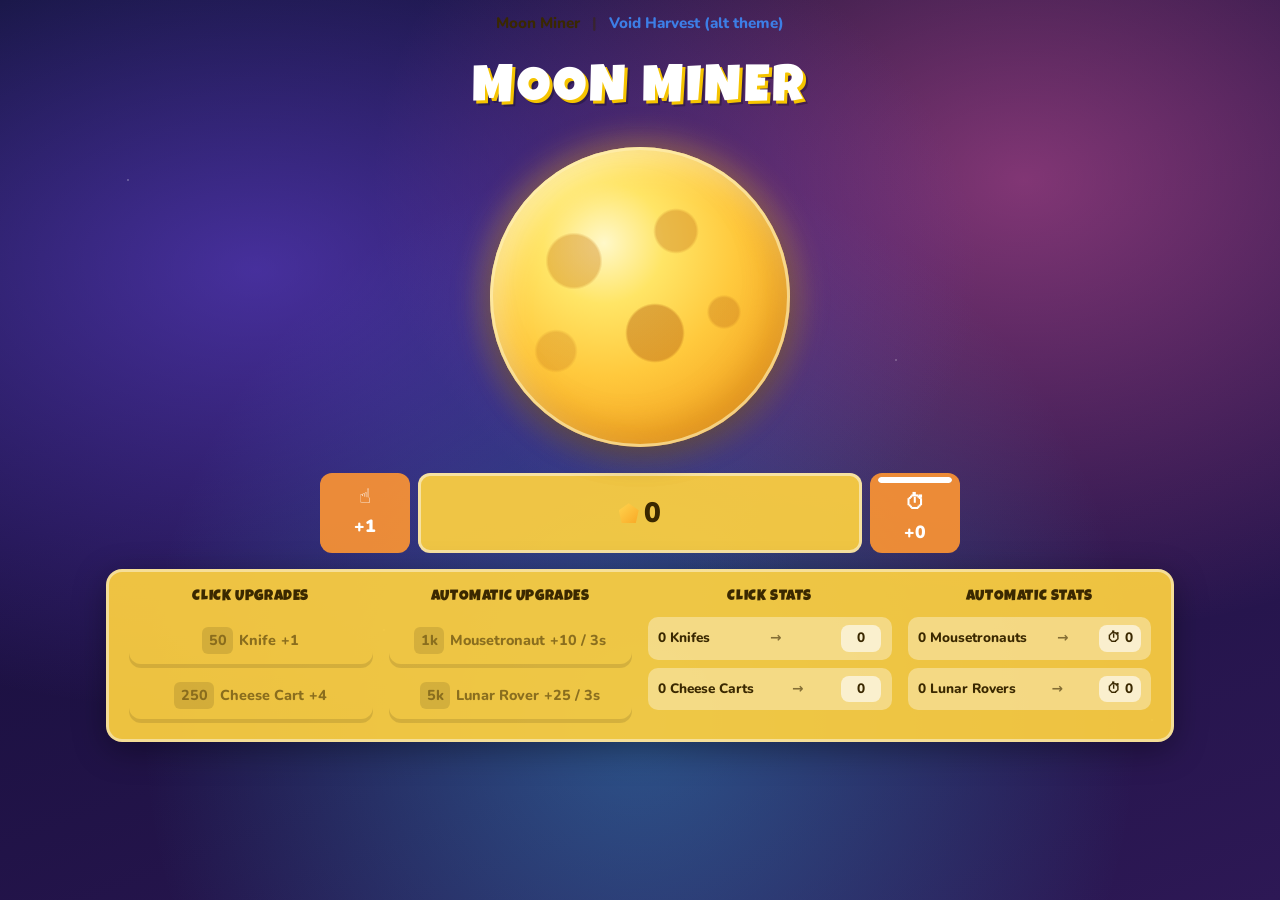
<file: index.html>
﻿<!DOCTYPE html>
<html lang="en">
  <head>
    <meta charset="UTF-8" />
    <meta name="viewport" content="width=device-width, initial-scale=1.0" />
    <title>Moon Miner</title>
    <link
      href="https://cdn.jsdelivr.net/npm/bootstrap@5.3.3/dist/css/bootstrap.min.css"
      rel="stylesheet"
      integrity="sha384-QWTKZyjpPEjISv5WaRU9OFeRpok6YctnYmDr5pNlyT2bRjXh0JMhjY6hW+ALEwIH"
      crossorigin="anonymous"
    />
    <link rel="preconnect" href="https://fonts.googleapis.com" />
    <link rel="preconnect" href="https://fonts.gstatic.com" crossorigin />
    <link
      href="https://fonts.googleapis.com/css2?family=Luckiest+Guy&family=Nunito:wght@700;800;900&display=swap"
      rel="stylesheet"
    />
    <link rel="stylesheet" href="style.css" />
  </head>
  <body>
    <nav class="variant-nav" aria-label="Game variants">
      <span class="nav-current">Moon Miner</span>
      <span class="nav-sep" aria-hidden="true">|</span>
      <a href="void-harvest.html" class="nav-link-variant">Void Harvest (alt theme)</a>
    </nav>

    <main class="game">
      <h1 class="game-title">MOON MINER</h1>

      <section class="play-area">
        <div id="float-container" aria-hidden="true"></div>
        <div class="moon-glow moon-glow--cheese" aria-hidden="true"></div>
        <button
          type="button"
          id="moon"
          class="moon-cheese"
          aria-label="Click the moon to mine cheese"
        ></button>
      </section>

      <section class="hud" aria-label="Game status">
        <div class="hud-card hud-click">
          <span class="hud-icon" aria-hidden="true">&#9757;</span>
          <span id="click-rate" class="hud-value">+1</span>
        </div>

        <div class="hud-card hud-balance">
          <span class="cheese-icon" aria-hidden="true"></span>
          <span id="cheese-display" class="hud-balance-value">0</span>
        </div>

        <div class="hud-card hud-auto">
          <div class="auto-progress-wrap">
            <div id="auto-progress" class="auto-progress-bar"></div>
          </div>
          <span class="hud-icon" aria-hidden="true">&#9201;</span>
          <span id="auto-rate" class="hud-value">+0</span>
        </div>
      </section>

      <section class="upgrade-panel container-fluid">
        <div class="row g-3">
          <div class="col-12 col-md-6 col-lg-3">
            <h2 class="panel-heading">CLICK UPGRADES</h2>
            <div id="click-upgrade-buttons" class="upgrade-buttons"></div>
          </div>
          <div class="col-12 col-md-6 col-lg-3">
            <h2 class="panel-heading">AUTOMATIC UPGRADES</h2>
            <div id="auto-upgrade-buttons" class="upgrade-buttons"></div>
          </div>
          <div class="col-12 col-md-6 col-lg-3">
            <h2 class="panel-heading">CLICK STATS</h2>
            <div id="click-stats" class="stats-list"></div>
          </div>
          <div class="col-12 col-md-6 col-lg-3">
            <h2 class="panel-heading">AUTOMATIC STATS</h2>
            <div id="auto-stats" class="stats-list"></div>
          </div>
        </div>
      </section>
    </main>

    <script src="app.js"></script>
  </body>
</html>
</file>
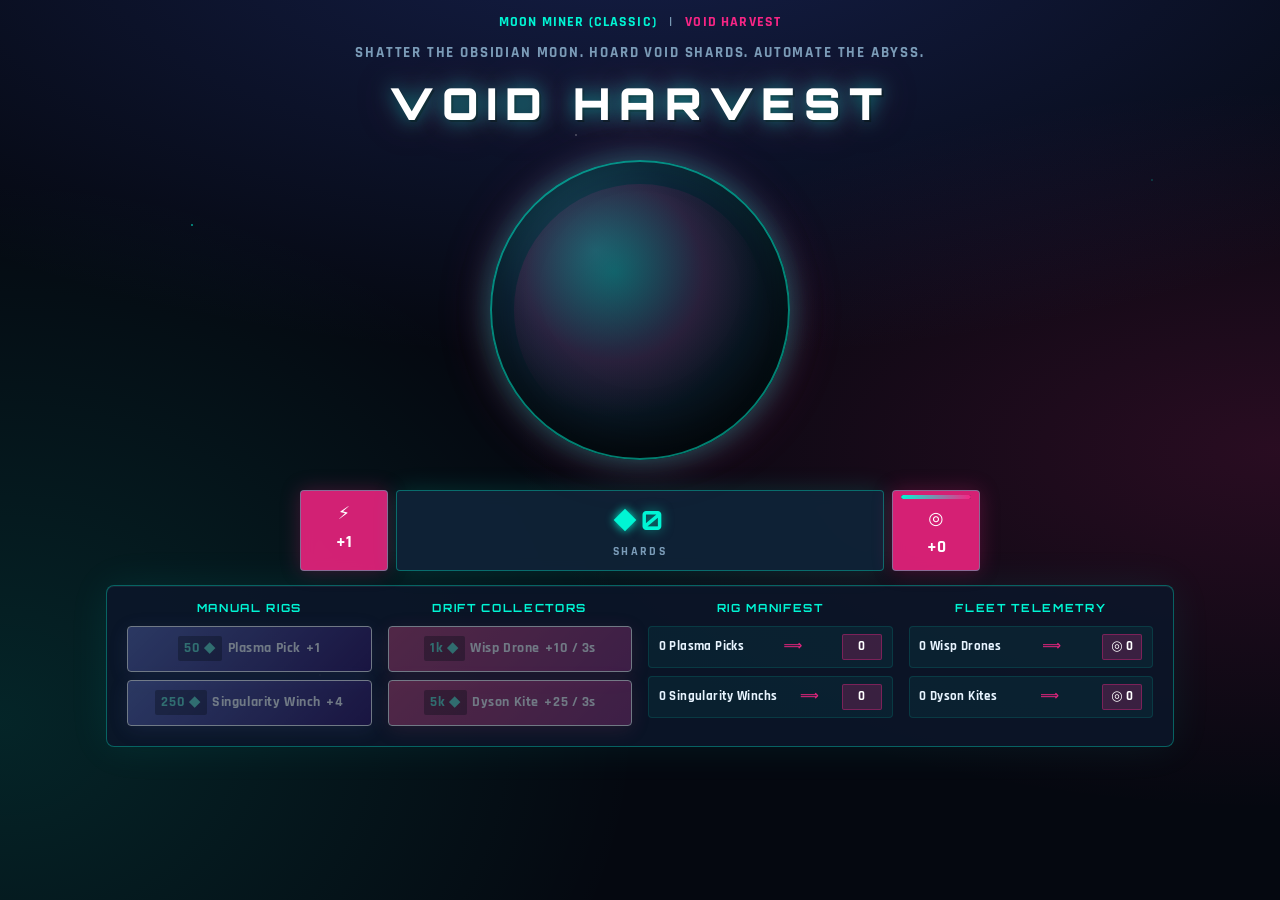
<file: void-harvest.html>
<!DOCTYPE html>
<html lang="en">
  <head>
    <meta charset="UTF-8" />
    <meta name="viewport" content="width=device-width, initial-scale=1.0" />
    <title>Void Harvest</title>
    <link
      href="https://cdn.jsdelivr.net/npm/bootstrap@5.3.3/dist/css/bootstrap.min.css"
      rel="stylesheet"
      integrity="sha384-QWTKZyjpPEjISv5WaRU9OFeRpok6YctnYmDr5pNlyT2bRjXh0JMhjY6hW+ALEwIH"
      crossorigin="anonymous"
    />
    <link rel="preconnect" href="https://fonts.googleapis.com" />
    <link rel="preconnect" href="https://fonts.gstatic.com" crossorigin />
    <link
      href="https://fonts.googleapis.com/css2?family=Orbitron:wght@700;900&family=Rajdhani:wght@600;700&display=swap"
      rel="stylesheet"
    />
    <link rel="stylesheet" href="void-harvest.css" />
  </head>
  <body>
    <nav class="variant-nav" aria-label="Game variants">
      <a href="index.html" class="nav-link-variant">Moon Miner (classic)</a>
      <span class="nav-sep" aria-hidden="true">|</span>
      <span class="nav-current">Void Harvest</span>
    </nav>

    <main class="game game--void">
      <p class="game-tagline">Shatter the obsidian moon. Hoard void shards. Automate the abyss.</p>
      <h1 class="game-title">VOID HARVEST</h1>

      <section class="play-area">
        <div id="float-container" aria-hidden="true"></div>
        <div class="moon-glow" aria-hidden="true"></div>
        <button
          type="button"
          id="moon"
          class="moon-body"
          aria-label="Click to harvest void shards"
        ></button>
      </section>

      <section class="hud" aria-label="Harvest status">
        <div class="hud-card hud-click">
          <span class="hud-icon" aria-hidden="true">⚡</span>
          <span id="click-rate" class="hud-value">+1</span>
        </div>

        <div class="hud-card hud-balance">
          <span class="resource-icon" aria-hidden="true"></span>
          <span id="resource-display" class="hud-balance-value">0</span>
          <span class="resource-label">shards</span>
        </div>

        <div class="hud-card hud-auto">
          <div class="auto-progress-wrap">
            <div id="auto-progress" class="auto-progress-bar"></div>
          </div>
          <span class="hud-icon" aria-hidden="true">◎</span>
          <span id="auto-rate" class="hud-value">+0</span>
        </div>
      </section>

      <section class="upgrade-panel container-fluid">
        <div class="row g-3">
          <div class="col-12 col-md-6 col-lg-3">
            <h2 class="panel-heading">MANUAL RIGS</h2>
            <div id="click-upgrade-buttons" class="upgrade-buttons"></div>
          </div>
          <div class="col-12 col-md-6 col-lg-3">
            <h2 class="panel-heading">DRIFT COLLECTORS</h2>
            <div id="auto-upgrade-buttons" class="upgrade-buttons"></div>
          </div>
          <div class="col-12 col-md-6 col-lg-3">
            <h2 class="panel-heading">RIG MANIFEST</h2>
            <div id="click-stats" class="stats-list"></div>
          </div>
          <div class="col-12 col-md-6 col-lg-3">
            <h2 class="panel-heading">FLEET TELEMETRY</h2>
            <div id="auto-stats" class="stats-list"></div>
          </div>
        </div>
      </section>
    </main>

    <script src="void-harvest.js"></script>
  </body>
</html>
</file>
<file: style.css>
﻿:root {
  --yellow-panel: rgba(255, 210, 64, 0.92);
  --orange-hud: rgba(255, 150, 50, 0.9);
  --blue-btn: #3d7ee6;
  --red-btn: #e64d3d;
  --text-dark: #3a2800;
  --title-shadow: #f5c400;
}

* {
  box-sizing: border-box;
}

.variant-nav {
  position: relative;
  z-index: 2;
  text-align: center;
  padding: 0.75rem 1rem 0;
  font-size: 0.95rem;
  font-weight: 800;
}

.nav-link-variant {
  color: #3d7ee6;
  text-decoration: none;
}

.nav-link-variant:hover {
  color: #1a4fa8;
  text-decoration: underline;
}

.nav-sep {
  margin: 0 0.5rem;
  opacity: 0.5;
}

.nav-current {
  color: var(--text-dark);
}

body {
  margin: 0;
  min-height: 100vh;
  font-family: 'Nunito', system-ui, sans-serif;
  color: var(--text-dark);
  background:
    radial-gradient(ellipse at 20% 30%, rgba(120, 80, 255, 0.5), transparent 50%),
    radial-gradient(ellipse at 80% 20%, rgba(255, 100, 180, 0.45), transparent 45%),
    radial-gradient(ellipse at 50% 80%, rgba(60, 200, 255, 0.35), transparent 55%),
    linear-gradient(160deg, #0a0e2a 0%, #1a1040 40%, #2d1855 100%);
  background-attachment: fixed;
  overflow-x: hidden;
}

body::before {
  content: '';
  position: fixed;
  inset: 0;
  background-image:
    radial-gradient(1px 1px at 10% 20%, rgba(255, 255, 255, 0.8), transparent),
    radial-gradient(1px 1px at 30% 70%, rgba(255, 255, 255, 0.6), transparent),
    radial-gradient(1px 1px at 70% 40%, rgba(255, 255, 255, 0.7), transparent),
    radial-gradient(1px 1px at 90% 80%, rgba(255, 255, 255, 0.5), transparent);
  pointer-events: none;
  z-index: 0;
}

.game {
  position: relative;
  z-index: 1;
  max-width: 1100px;
  margin: 0 auto;
  padding: 1.5rem 1rem 2rem;
  display: flex;
  flex-direction: column;
  align-items: center;
  gap: 1rem;
}

.game-title {
  font-family: 'Luckiest Guy', cursive;
  font-size: clamp(2rem, 6vw, 3.25rem);
  color: #fff;
  text-shadow: 3px 3px 0 var(--title-shadow), 5px 5px 0 rgba(0, 0, 0, 0.25);
  letter-spacing: 0.06em;
  margin: 0;
  text-align: center;
}

.play-area {
  position: relative;
  display: flex;
  justify-content: center;
  align-items: center;
  min-height: min(320px, 68vw);
}

#float-container {
  position: absolute;
  inset: 0;
  pointer-events: none;
  overflow: visible;
}

.float-text {
  position: absolute;
  font-family: 'Luckiest Guy', cursive;
  font-size: 1.75rem;
  color: #fff;
  text-shadow: 2px 2px 0 var(--title-shadow);
  animation: float-up 0.9s ease-out forwards;
  transform: translate(-50%, -50%);
}

@keyframes float-up {
  0% {
    opacity: 1;
    transform: translate(-50%, -50%) scale(1);
  }
  100% {
    opacity: 0;
    transform: translate(-50%, -120%) scale(1.15);
  }
}

.moon-glow--cheese {
  position: absolute;
  width: min(320px, 70vw);
  height: min(320px, 70vw);
  border-radius: 50%;
  background: radial-gradient(
    circle,
    rgba(255, 210, 64, 0.55) 0%,
    rgba(255, 150, 50, 0.35) 50%,
    transparent 72%
  );
  filter: blur(18px);
  animation: cheese-glow-pulse 2.5s ease-in-out infinite;
  pointer-events: none;
}

@keyframes cheese-glow-pulse {
  0%, 100% {
    opacity: 0.75;
    transform: scale(1);
  }
  50% {
    opacity: 1;
    transform: scale(1.08);
  }
}

.moon-cheese {
  position: relative;
  z-index: 1;
  width: min(300px, 65vw);
  height: min(300px, 65vw);
  padding: 0;
  border: none;
  border-radius: 50%;
  cursor: pointer;
  background: radial-gradient(
    circle at 38% 32%,
    #fff8c9 0%,
    #ffe566 22%,
    #ffc93d 48%,
    #f5a623 78%,
    #e8912d 100%
  );
  box-shadow:
    0 10px 28px rgba(0, 0, 0, 0.35),
    0 0 36px rgba(255, 200, 50, 0.45),
    inset -12px -16px 32px rgba(180, 110, 20, 0.35),
    inset 10px 14px 28px rgba(255, 255, 220, 0.55);
  transition: transform 0.1s ease, box-shadow 0.15s ease;
  animation: cheese-moon-pulse 2.5s ease-in-out infinite;
  user-select: none;
}

.moon-cheese::before {
  content: '';
  position: absolute;
  inset: 0;
  border-radius: 50%;
  background:
    radial-gradient(circle at 28% 38%, rgba(210, 140, 40, 0.45) 0 9%, transparent 10%),
    radial-gradient(circle at 62% 28%, rgba(200, 120, 30, 0.4) 0 7%, transparent 8%),
    radial-gradient(circle at 55% 62%, rgba(190, 110, 25, 0.5) 0 11%, transparent 12%),
    radial-gradient(circle at 22% 68%, rgba(205, 130, 35, 0.35) 0 6%, transparent 7%),
    radial-gradient(circle at 78% 55%, rgba(195, 115, 28, 0.38) 0 5%, transparent 6%);
  pointer-events: none;
}

.moon-cheese::after {
  content: '';
  position: absolute;
  inset: 0;
  border-radius: 50%;
  box-shadow: inset 0 0 0 3px rgba(255, 240, 180, 0.65);
  pointer-events: none;
}

@keyframes cheese-moon-pulse {
  0%, 100% {
    box-shadow:
      0 10px 28px rgba(0, 0, 0, 0.35),
      0 0 32px rgba(255, 200, 50, 0.4),
      inset -12px -16px 32px rgba(180, 110, 20, 0.35),
      inset 10px 14px 28px rgba(255, 255, 220, 0.5);
  }
  50% {
    box-shadow:
      0 12px 32px rgba(0, 0, 0, 0.38),
      0 0 48px rgba(255, 180, 40, 0.6),
      inset -12px -16px 32px rgba(180, 110, 20, 0.35),
      inset 12px 16px 32px rgba(255, 255, 220, 0.65);
  }
}

.moon-cheese:hover {
  animation-play-state: paused;
  box-shadow:
    0 12px 32px rgba(0, 0, 0, 0.4),
    0 0 52px rgba(255, 190, 50, 0.65),
    inset -12px -16px 32px rgba(180, 110, 20, 0.35),
    inset 12px 16px 32px rgba(255, 255, 220, 0.7);
}

.moon-cheese:active {
  transform: scale(0.96);
}

.moon-cheese:focus-visible {
  outline: 3px solid var(--title-shadow);
  outline-offset: 4px;
}

.hud {
  display: flex;
  flex-wrap: wrap;
  justify-content: center;
  align-items: stretch;
  gap: 0.5rem;
  width: 100%;
  max-width: 640px;
}

.hud-card {
  display: flex;
  align-items: center;
  justify-content: center;
  gap: 0.35rem;
  padding: 0.5rem 0.85rem;
  border-radius: 12px;
  font-weight: 900;
  font-size: 1.1rem;
}

.hud-click,
.hud-auto {
  background: var(--orange-hud);
  color: #fff;
  min-width: 90px;
  flex-direction: column;
  position: relative;
}

.hud-auto {
  padding-top: 1.25rem;
}

.hud-balance {
  background: var(--yellow-panel);
  color: var(--text-dark);
  flex: 1;
  min-width: 180px;
  font-size: 1.5rem;
  border: 3px solid rgba(255, 255, 255, 0.5);
}

.hud-balance-value {
  font-size: clamp(1.25rem, 4vw, 1.75rem);
}

.hud-icon {
  font-size: 1.25rem;
  line-height: 1;
}

.cheese-icon {
  display: inline-block;
  width: 1.25rem;
  height: 1.25rem;
  background: linear-gradient(135deg, #ffd54f 0%, #f9a825 100%);
  clip-path: polygon(50% 0%, 100% 35%, 85% 100%, 15% 100%, 0% 35%);
}

.auto-progress-wrap {
  position: absolute;
  top: 4px;
  left: 8px;
  right: 8px;
  height: 6px;
  background: rgba(0, 0, 0, 0.2);
  border-radius: 4px;
  overflow: hidden;
}

.auto-progress-bar {
  height: 100%;
  width: 0;
  background: #fff;
  border-radius: 4px;
}

.auto-progress-bar.animate {
  animation: auto-tick 3s linear forwards;
}

@keyframes auto-tick {
  from { width: 0; }
  to { width: 100%; }
}

.upgrade-panel {
  width: 100%;
  background: var(--yellow-panel);
  border-radius: 16px;
  padding: 1rem 1.25rem 1.25rem;
  border: 3px solid rgba(255, 255, 255, 0.45);
  box-shadow: 0 8px 32px rgba(0, 0, 0, 0.35);
}

.panel-heading {
  font-family: 'Luckiest Guy', cursive;
  font-size: 0.95rem;
  letter-spacing: 0.04em;
  margin: 0 0 0.65rem;
  text-align: center;
  color: var(--text-dark);
}

.upgrade-buttons {
  display: flex;
  flex-direction: column;
  gap: 0.5rem;
}

.upgrade-btn {
  display: flex;
  flex-wrap: wrap;
  align-items: center;
  justify-content: center;
  gap: 0.35rem;
  padding: 0.65rem 0.75rem;
  border: none;
  border-radius: 12px;
  color: #fff;
  font-weight: 800;
  font-size: 0.9rem;
  box-shadow: 0 4px 0 rgba(0, 0, 0, 0.2);
  transition: transform 0.1s, opacity 0.15s;
}

.upgrade-btn-click {
  background: var(--blue-btn);
}

.upgrade-btn-auto {
  background: var(--red-btn);
}

.upgrade-btn:hover:not(:disabled) {
  transform: translateY(-1px);
}

.upgrade-btn:active:not(:disabled) {
  transform: translateY(2px);
  box-shadow: 0 2px 0 rgba(0, 0, 0, 0.2);
}

.upgrade-btn:disabled {
  opacity: 0.55;
  cursor: not-allowed;
}

.upgrade-price {
  background: rgba(0, 0, 0, 0.2);
  padding: 0.15rem 0.4rem;
  border-radius: 6px;
}

.stats-list {
  display: flex;
  flex-direction: column;
  gap: 0.5rem;
}

.stat-row {
  display: flex;
  align-items: center;
  justify-content: space-between;
  gap: 0.5rem;
  background: rgba(255, 255, 255, 0.35);
  border-radius: 10px;
  padding: 0.5rem 0.65rem;
  font-weight: 800;
  font-size: 0.85rem;
}

.stat-arrow {
  opacity: 0.6;
}

.stat-total {
  background: rgba(255, 255, 255, 0.6);
  padding: 0.2rem 0.5rem;
  border-radius: 8px;
  min-width: 2.5rem;
  text-align: center;
}

@media (max-width: 768px) {
  .hud {
    flex-direction: column;
    align-items: stretch;
  }

  .hud-click,
  .hud-auto {
    flex-direction: row;
    padding-top: 0.5rem;
  }

  .auto-progress-wrap {
    position: static;
    flex: 1;
    margin-right: 0.5rem;
  }
}
</file>
<file: void-harvest.css>
:root {
  --void-bg: #050810;
  --panel-bg: rgba(12, 22, 42, 0.88);
  --panel-border: rgba(0, 245, 212, 0.35);
  --hud-accent: rgba(247, 37, 133, 0.85);
  --hud-balance: rgba(15, 35, 55, 0.95);
  --btn-click: linear-gradient(135deg, #4361ee 0%, #3a0ca3 100%);
  --btn-auto: linear-gradient(135deg, #f72585 0%, #b5179e 100%);
  --cyan: #00f5d4;
  --magenta: #f72585;
  --text: #e8f4ff;
  --text-muted: #7b9cb8;
}

* {
  box-sizing: border-box;
}

body {
  margin: 0;
  min-height: 100vh;
  font-family: 'Rajdhani', system-ui, sans-serif;
  font-weight: 700;
  color: var(--text);
  background:
    radial-gradient(ellipse 80% 50% at 50% -10%, rgba(67, 97, 238, 0.25), transparent),
    radial-gradient(ellipse 60% 40% at 100% 50%, rgba(247, 37, 133, 0.15), transparent),
    radial-gradient(ellipse 50% 60% at 0% 80%, rgba(0, 245, 212, 0.12), transparent),
    var(--void-bg);
  background-attachment: fixed;
  overflow-x: hidden;
}

body::before {
  content: '';
  position: fixed;
  inset: 0;
  background-image:
    radial-gradient(1.5px 1.5px at 15% 25%, rgba(0, 245, 212, 0.9), transparent),
    radial-gradient(1px 1px at 45% 15%, rgba(255, 255, 255, 0.7), transparent),
    radial-gradient(1.5px 1.5px at 75% 55%, rgba(247, 37, 133, 0.8), transparent),
    radial-gradient(1px 1px at 25% 75%, rgba(255, 255, 255, 0.5), transparent),
    radial-gradient(1px 1px at 90% 20%, rgba(0, 245, 212, 0.6), transparent);
  pointer-events: none;
  z-index: 0;
  animation: drift-stars 120s linear infinite;
}

@keyframes drift-stars {
  from { transform: translateY(0); }
  to { transform: translateY(-40px); }
}

.variant-nav {
  position: relative;
  z-index: 2;
  text-align: center;
  padding: 0.75rem 1rem 0;
  font-size: 0.9rem;
  letter-spacing: 0.08em;
  text-transform: uppercase;
}

.nav-link-variant {
  color: var(--cyan);
  text-decoration: none;
  transition: color 0.15s, text-shadow 0.15s;
}

.nav-link-variant:hover {
  color: #fff;
  text-shadow: 0 0 12px var(--cyan);
}

.nav-sep {
  margin: 0 0.5rem;
  color: var(--text-muted);
}

.nav-current {
  color: var(--magenta);
}

.game {
  position: relative;
  z-index: 1;
  max-width: 1100px;
  margin: 0 auto;
  padding: 0.5rem 1rem 2rem;
  display: flex;
  flex-direction: column;
  align-items: center;
  gap: 0.85rem;
}

.game-tagline {
  margin: 0;
  font-size: 0.95rem;
  letter-spacing: 0.12em;
  text-transform: uppercase;
  color: var(--text-muted);
  text-align: center;
}

.game-title {
  font-family: 'Orbitron', sans-serif;
  font-size: clamp(1.75rem, 5vw, 2.75rem);
  font-weight: 900;
  margin: 0;
  text-align: center;
  color: #fff;
  letter-spacing: 0.2em;
  text-shadow:
    0 0 20px rgba(0, 245, 212, 0.6),
    0 0 40px rgba(247, 37, 133, 0.35),
    2px 2px 0 rgba(0, 0, 0, 0.5);
}

.play-area {
  position: relative;
  display: flex;
  justify-content: center;
  align-items: center;
  padding: 1rem 0;
}

.moon-glow {
  position: absolute;
  width: min(300px, 68vw);
  height: min(300px, 68vw);
  border-radius: 50%;
  background: radial-gradient(
    circle,
    rgba(0, 245, 212, 0.45) 0%,
    rgba(247, 37, 133, 0.25) 45%,
    transparent 70%
  );
  filter: blur(24px);
  animation: pulse-glow 3s ease-in-out infinite;
  pointer-events: none;
}

@keyframes pulse-glow {
  0%, 100% {
    opacity: 0.65;
    transform: scale(1);
  }
  50% {
    opacity: 1;
    transform: scale(1.12);
  }
}

#float-container {
  position: absolute;
  inset: 0;
  pointer-events: none;
  overflow: visible;
}

.float-text {
  position: absolute;
  font-family: 'Orbitron', sans-serif;
  font-size: 1.5rem;
  font-weight: 900;
  color: var(--cyan);
  text-shadow: 0 0 16px var(--cyan), 0 0 32px var(--magenta);
  animation: void-float 0.85s ease-out forwards;
  transform: translate(-50%, -50%);
}

@keyframes void-float {
  0% {
    opacity: 1;
    transform: translate(-50%, -50%) scale(1);
  }
  100% {
    opacity: 0;
    transform: translate(-50%, -130%) scale(1.2);
  }
}

.moon-body {
  position: relative;
  z-index: 1;
  width: min(300px, 68vw);
  height: min(300px, 68vw);
  padding: 0;
  border: none;
  border-radius: 50%;
  cursor: pointer;
  background: radial-gradient(
    circle at 35% 30%,
    #1a4a5c 0%,
    #0d2235 35%,
    #061018 70%,
    #020508 100%
  );
  box-shadow:
    0 0 30px rgba(0, 245, 212, 0.35),
    0 0 55px rgba(247, 37, 133, 0.2),
    inset 0 -20px 40px rgba(0, 0, 0, 0.5),
    inset 0 12px 24px rgba(0, 245, 212, 0.08);
  transition: transform 0.12s ease, box-shadow 0.12s ease;
  animation: moon-core-pulse 3s ease-in-out infinite;
  user-select: none;
}

.moon-body::before {
  content: '';
  position: absolute;
  inset: 8%;
  border-radius: 50%;
  background: radial-gradient(
    circle at 40% 35%,
    rgba(0, 245, 212, 0.2) 0%,
    rgba(247, 37, 133, 0.12) 40%,
    transparent 65%
  );
  animation: moon-shimmer 3s ease-in-out infinite;
  pointer-events: none;
}

.moon-body::after {
  content: '';
  position: absolute;
  inset: 0;
  border-radius: 50%;
  box-shadow: inset 0 0 0 2px rgba(0, 245, 212, 0.5);
  pointer-events: none;
}

@keyframes moon-core-pulse {
  0%, 100% {
    box-shadow:
      0 0 28px rgba(0, 245, 212, 0.3),
      0 0 50px rgba(247, 37, 133, 0.18),
      inset 0 -20px 40px rgba(0, 0, 0, 0.5),
      inset 0 12px 24px rgba(0, 245, 212, 0.06);
  }
  50% {
    box-shadow:
      0 0 42px rgba(0, 245, 212, 0.55),
      0 0 72px rgba(247, 37, 133, 0.35),
      inset 0 -20px 40px rgba(0, 0, 0, 0.5),
      inset 0 12px 28px rgba(0, 245, 212, 0.14);
  }
}

@keyframes moon-shimmer {
  0%, 100% { opacity: 0.7; }
  50% { opacity: 1; }
}

.moon-body:hover {
  animation-play-state: paused;
  box-shadow:
    0 0 44px rgba(0, 245, 212, 0.6),
    0 0 78px rgba(247, 37, 133, 0.38),
    inset 0 -20px 40px rgba(0, 0, 0, 0.5),
    inset 0 12px 28px rgba(0, 245, 212, 0.16);
}

.moon-body:active {
  transform: scale(0.94);
}

.moon-body:focus-visible {
  outline: 2px solid var(--cyan);
  outline-offset: 4px;
}

.hud {
  display: flex;
  flex-wrap: wrap;
  justify-content: center;
  align-items: stretch;
  gap: 0.5rem;
  width: 100%;
  max-width: 680px;
}

.hud-card {
  display: flex;
  align-items: center;
  justify-content: center;
  gap: 0.4rem;
  padding: 0.55rem 0.9rem;
  border-radius: 4px;
  font-size: 1.05rem;
  border: 1px solid var(--panel-border);
  backdrop-filter: blur(8px);
}

.hud-click,
.hud-auto {
  background: var(--hud-accent);
  color: #fff;
  min-width: 88px;
  flex-direction: column;
  position: relative;
  box-shadow: 0 0 20px rgba(247, 37, 133, 0.25);
}

.hud-auto {
  padding-top: 1.2rem;
}

.hud-balance {
  background: var(--hud-balance);
  flex: 1;
  min-width: 200px;
  flex-wrap: wrap;
  gap: 0.25rem 0.5rem;
  box-shadow: 0 0 24px rgba(0, 245, 212, 0.15);
}

.hud-balance-value {
  font-family: 'Orbitron', sans-serif;
  font-size: clamp(1.2rem, 4vw, 1.65rem);
  color: var(--cyan);
  text-shadow: 0 0 12px rgba(0, 245, 212, 0.5);
}

.resource-label {
  font-size: 0.75rem;
  letter-spacing: 0.2em;
  text-transform: uppercase;
  color: var(--text-muted);
  width: 100%;
  text-align: center;
}

.hud-icon {
  font-size: 1.1rem;
  line-height: 1;
}

.resource-icon {
  display: inline-block;
  width: 1rem;
  height: 1rem;
  background: var(--cyan);
  transform: rotate(45deg);
  box-shadow: 0 0 10px var(--cyan);
}

.auto-progress-wrap {
  position: absolute;
  top: 4px;
  left: 8px;
  right: 8px;
  height: 4px;
  background: rgba(0, 0, 0, 0.4);
  border-radius: 2px;
  overflow: hidden;
}

.auto-progress-bar {
  height: 100%;
  width: 0;
  background: linear-gradient(90deg, var(--cyan), var(--magenta));
  border-radius: 2px;
  box-shadow: 0 0 8px var(--cyan);
}

.auto-progress-bar.animate {
  animation: auto-tick 3s linear forwards;
}

@keyframes auto-tick {
  from { width: 0; }
  to { width: 100%; }
}

.upgrade-panel {
  width: 100%;
  background: var(--panel-bg);
  border: 1px solid var(--panel-border);
  border-radius: 8px;
  padding: 1rem 1.25rem 1.25rem;
  box-shadow:
    0 0 40px rgba(0, 245, 212, 0.08),
    inset 0 1px 0 rgba(255, 255, 255, 0.06);
}

.panel-heading {
  font-family: 'Orbitron', sans-serif;
  font-size: 0.7rem;
  font-weight: 700;
  letter-spacing: 0.15em;
  margin: 0 0 0.65rem;
  text-align: center;
  color: var(--cyan);
}

.upgrade-buttons {
  display: flex;
  flex-direction: column;
  gap: 0.5rem;
}

.upgrade-btn {
  display: flex;
  flex-wrap: wrap;
  align-items: center;
  justify-content: center;
  gap: 0.35rem;
  padding: 0.6rem 0.75rem;
  border: 1px solid rgba(255, 255, 255, 0.15);
  border-radius: 4px;
  color: #fff;
  font-family: 'Rajdhani', sans-serif;
  font-weight: 700;
  font-size: 0.88rem;
  letter-spacing: 0.04em;
  transition: transform 0.1s, box-shadow 0.15s, opacity 0.15s;
}

.upgrade-btn-click {
  background: var(--btn-click);
  box-shadow: 0 4px 20px rgba(67, 97, 238, 0.35);
}

.upgrade-btn-auto {
  background: var(--btn-auto);
  box-shadow: 0 4px 20px rgba(247, 37, 133, 0.35);
}

.upgrade-btn:hover:not(:disabled) {
  transform: translateY(-2px);
  box-shadow: 0 6px 24px rgba(0, 245, 212, 0.25);
}

.upgrade-btn:active:not(:disabled) {
  transform: translateY(1px);
}

.upgrade-btn:disabled {
  opacity: 0.45;
  cursor: not-allowed;
  filter: grayscale(0.5);
}

.upgrade-price {
  background: rgba(0, 0, 0, 0.35);
  padding: 0.12rem 0.4rem;
  border-radius: 2px;
  color: var(--cyan);
}

.stats-list {
  display: flex;
  flex-direction: column;
  gap: 0.45rem;
}

.stat-row {
  display: flex;
  align-items: center;
  justify-content: space-between;
  gap: 0.5rem;
  background: rgba(0, 245, 212, 0.06);
  border: 1px solid rgba(0, 245, 212, 0.12);
  border-radius: 4px;
  padding: 0.45rem 0.6rem;
  font-size: 0.82rem;
  letter-spacing: 0.03em;
}

.stat-arrow {
  color: var(--magenta);
  opacity: 0.9;
}

.stat-total {
  background: rgba(247, 37, 133, 0.2);
  border: 1px solid rgba(247, 37, 133, 0.35);
  padding: 0.15rem 0.45rem;
  border-radius: 2px;
  min-width: 2.5rem;
  text-align: center;
  color: #fff;
}

@media (max-width: 768px) {
  .hud {
    flex-direction: column;
    align-items: stretch;
  }

  .hud-click,
  .hud-auto {
    flex-direction: row;
    padding-top: 0.55rem;
  }

  .auto-progress-wrap {
    position: static;
    flex: 1;
    margin-right: 0.5rem;
  }

  .resource-label {
    width: auto;
  }
}
</file>
